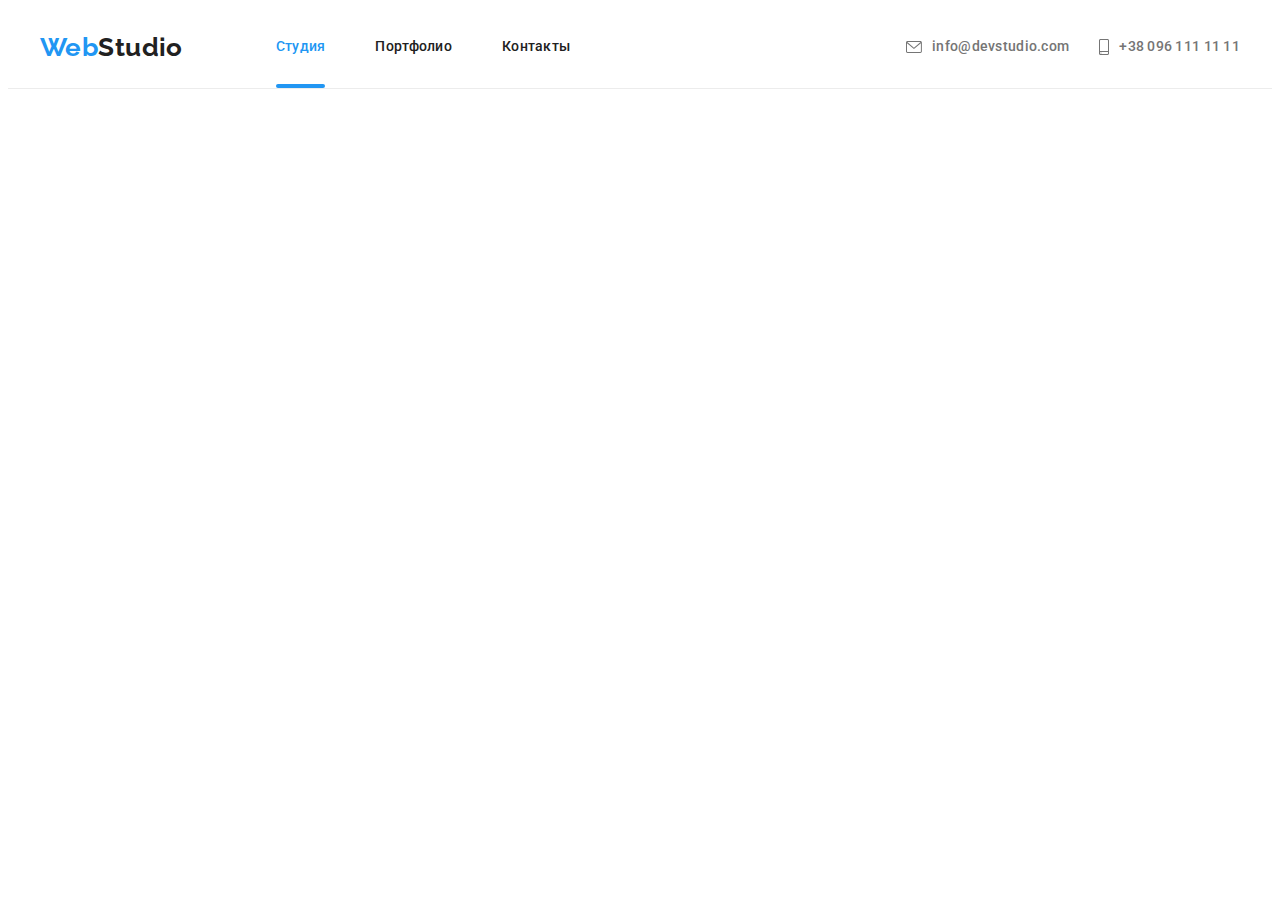
<file: index.html>
<!DOCTYPE html>
<html lang="ru">
<head>
    <meta charset="UTF-8">
    <meta http-equiv="X-UA-Compatible" content="IE=edge">
    <meta name="viewport" content="width=device-width, initial-scale=1.0">
    <title>Document</title>
    <link rel="stylesheet" href="https://cdnjs.cloudflare.com/ajax/libs/modern-normalize/1.1.0/modern-normalize.min.css"
        integrity="sha512-wpPYUAdjBVSE4KJnH1VR1HeZfpl1ub8YT/NKx4PuQ5NmX2tKuGu6U/JRp5y+Y8XG2tV+wKQpNHVUX03MfMFn9Q=="
        crossorigin="anonymous" referrerpolicy="no-referrer" />
    <link rel="preconnect" href="https://fonts.googleapis.com">
    <link rel="preconnect" href="https://fonts.gstatic.com" crossorigin>
    <link href="https://fonts.googleapis.com/css2?family=Raleway:wght@700&family=Roboto:wght@400;500;700;900&display=swap"
        rel="stylesheet">
    <link rel="stylesheet" href="css/main.min.css">
</head>
<body>
    <!---------Шапка страницы---------->
 <header class="header">
       <div class="container header__container">
    <nav class="site-nav">
       <a class="link header__logo logo" href="index.html"><span lang="en"><span class="web">Web</span><span class="studio">Studio</span></span></a>
       <ul class="site-list list" >
           <li class="site-list__item"><a class="site-link link site-list__link current" href="index.html">Студия</a></li>
           <li class="site-list__item"><a class="site-link link site-list__link" href="portfolio.html">Портфолио</a></li>
           <li class="site-list__item"><a class="site-link link site-list__link" href="#footer">Контакты</a></li>
       </ul>
    </nav>
       <ul class="list header-contacts-list">
           <li class="header-contacts-list__item">
               <a class="site-link link header-contacts-list__link mail" href="mailto:info@devstudio.com">
                <svg class="header-contacts-list__icon" width="16" height="12">
                    <use href="./images/icons.svg#icon-envelope-hover"></use>
                </svg>info@devstudio.com</a></li>
           <li class="header-contacts-item">
               <a class="site-link link header-contacts-list__link tel" href="tel:+380961111111">
                <svg class="header-contacts-list__icon" width="10" height="16">
                    <use href="./images/icons.svg#icon-smartphone"></use>
                </svg>+38 096 111 11 11</a></li>
       </ul>
       <button type="button" class="menu-btn" data-menu-open>
        <svg class="menu-btn__icon" width="40" height="40">
            <use href="./images/icons.svg#icon-menu-burger"></use>
        </svg>
       </button>
       <div class="mob-menu is is-hidden" data-menu>
           <div class="container">
           <div class="mob-menu-top">
        <button type="button" class="menu-close-btn" data-menu-close>
            <svg class="menu-close__icon" width="40" height="40">
                <use href="./images/icons.svg#icon-menu-close"></use>
            </svg>
        </button>
        <ul class="mob-list list">
            <li class="mob-list__item"><a class="link mob-list__link" href="index.html">Студия</a></li>
            <li class="mob-list__item"><a class="link mob-list__link" href="portfolio.html">Портфолио</a></li>
            <li class="mob-list__item"><a class="link mob-list__link" href="">Контакты</a></li>
        </ul>
        </div>
        <div class="mob-menu-bottom">
        <ul class="list mob-contacts-list">
            <li class="mob-contacts-list__item">
                <a class="link mob-contacts-list__link mob-contacts-list__tel" href="tel:+380961111111">+38 096 111 11 11</a>
            </li>
            <li class="mob-contacts-list__item">
                <a class="link mob-contacts-list__link mob-contacts-list__mail" href="mailto:info@devstudio.com">info@devstudio.com</a>
            </li>
        </ul>
        </div>
        <ul class="mob-social-list list">
            <li>
                <a href="" target="_blank"
                  rel="noopener noreferrer" class="link mob-social-list__item">Instagram</a>
            </li>
            <li>
                <a href="" target="_blank"
                  rel="noopener noreferrer" class="link mob-social-list__item">Twitter</a>
            </li>
            <li>
                <a href="" target="_blank"
                  rel="noopener noreferrer" class="link mob-social-list__item">Facebook</a>
            </li>
            <li>
                <a href="" target="_blank"
                  rel="noopener noreferrer" class="link mob-social-list__item">LinkedIn</a>
            </li>
        </ul>
       </div>
    </div>
   </header>
      <!----------------Герой------------> 

   <!-- <main>
  <section class="hero section">
      <div class="container hero__container">
      <h1 class="hero__title">Эффективные решения для вашего бизнеса</h1>
      <button type="button" class="hero__button btn" data-modal-open>Заказать услугу</button>
    </div>
  </section> -->
    <!--------Описание особенностей----->

  <!-- <section class="benefits section">
      <div class="container">
      <h2 class="visually-hidden" >Наши преимущества</h2>
      <ul class="list benefits-list">
          <li class="benefits-list__item">
            <a class="benefits-list__link" href="">
                <svg class="benefits-list__icon" width="70" height="70">
                    <use href="./images/icons.svg#icon-antenna"></use>
                </svg>
            </a>
              <h3 class="benefits-list__titles" >Внимание к деталям</h3>
              <p class="benefits-list__text">Идейные соображения, а также начало повседневной работы по формированию позиции.</p>
          </li>
          <li  class="benefits-list__item">
            <a class="benefits-list__link" href="">
                <svg class="benefits-list__icon" width="70" height="70">
                    <use href="./images/icons.svg#icon-clock"></use>
                </svg>
            </a>
               <h3 class="benefits-list__titles" >Пунктуальность</h3>
               <p class="benefits-list__text">Задача организации, в особенности же рамки и место обучения кадров влечет за собой.</p>
          </li>
          <li class="benefits-list__item">
            <a class="benefits-list__link" href="">
                <svg class="benefits-list__icon" width="70" height="70">
                    <use href="./images/icons.svg#icon-diagram"></use>
                </svg>
            </a>
                <h3 class="benefits-list__titles" >Планирование</h3>
                <p class="benefits-list__text">Равным образом консультация с широким активом в значительной степени обуславливает.</p>
          </li>
          <li class="benefits-list__item">
            <a class="benefits-list__link" href="">
                <svg class="benefits-list__icon" width="70" height="70">
                    <use href="./images/icons.svg#icon-astronaut"></use>
                </svg>
            </a>
                <h3 class="benefits-list__titles" >Современные технологии</h3>
                <p class="benefits-list__text">Значимость этих проблем настолько очевидна, что реализация плановых заданий.</p>
          </li>
      </ul>
    </div>
  </section> -->
    <!-----------Примеры работ----------->

    <!-- <section class="examples section">
        <div class="container">
        <h2 class="examples__title title">Чем мы занимаемся</h2>
        <ul class="list examples-list">
          <li class="examples-list__item">
              <div class="examples-wrap">
              <img src="./images/picture1.jpg" alt="example of work" width="370">
              <p class="examples-wrap__text">ДЕКСТОПНЫЕ ПРИЛОЖЕНИЯ</p></div>
        </li>
          <li class="examples-list__item">
              <div class="examples-wrap">
              <img src="./images/picture2.jpg" alt="example of work" width="370">
              <p class="examples-wrap__text">МОБИЛЬНЫЕ ПРИЛОЖЕНИЯ</p></div>
        </li>
          <li class="examples-list__item">
              <div class="examples-wrap">
              <img src="./images/picture3.jpg" alt="example of work" width="370">
            <p class="examples-wrap__text">ДИЗАЙНЕРСКИЕ РЕШЕНИЯ</p></div>
        </li>
        </ul>
        </div>
    </section> -->
    <!------------Фото команды----------->

    <!-- <section class="team section">
        <div class="container team__container">
        <h2 class="team__title title">Наша команда</h2>
        <ul class="list team-list">
            <li class="team-list__item">
                <img class="team-list__photo" src="./images/man1.jpg" alt="man on the photo" width="270">
                <div class="team-information">
               <h3 class="team-information__tittles team-styles">Игорь Демьяненко</h3>
                <p class="team-information__text team-styles"> <span lang="en">Product Designer</span></p>
                <ul class="masters-social-list list">
                    <li class="masters-social-list__item">
                        <a class="masters-social-list__link" href="">
                            <svg class="masters-social-list__icon" width="20" height="20">
                            <use href="./images/icons.svg#icon-instagram"></use>
                            </svg>
                        </a>
                    </li>
                    <li class="masters-social-list__item">
                        <a class="masters-social-list__link" href="">
                            <svg class="masters-social-list__icon" width="20" height="20">
                            <use href="./images/icons.svg#icon-twitter"></use>
                            </svg>
                        </a>
                    </li>
                    <li class="masters-social-list__item">
                        <a class="masters-social-list__link" href="">
                            <svg class="masters-social-list__icon" width="20" height="20">
                            <use href="./images/icons.svg#icon-facebook"></use>
                            </svg>
                        </a>
                    </li>
                    <li class="masters-social-list__item">
                        <a class="masters-social-list__link" href="">
                            <svg class="masters-social-list__icon"  width="20" height="20">
                            <use href="./images/icons.svg#icon-linkedin"></use>
                            </svg>
                        </a>
                    </li>
                </ul>
            </div>
            </li>
            <li class="team-list__item">
                <img class="team-list__photo" src="./images/woman.jpg" alt="woman on the photo" width="270">
                <div class="team-information">
                <h3 class="team-information__tittles team-styles" >Ольга Репина</h3>
                <p class="team-information__text team-styles"> <span lang="en">Frontend Developer</span></p>
                <ul class="masters-social-list list">
                    <li class="masters-social-list__item">
                        <a class="masters-social-list__link" href="">
                            <svg class="masters-social-list__icon" width="20" height="20">
                                <use href="./images/icons.svg#icon-instagram"></use>
                            </svg>
                        </a>
                    </li>
                    <li class="masters-social-list__item">
                        <a class="masters-social-list__link" href="">
                            <svg class="masters-social-list__icon" width="20" height="20">
                                <use href="./images/icons.svg#icon-twitter"></use>
                            </svg>
                        </a>
                    </li>
                    <li class="masters-social-list__item">
                        <a class="masters-social-list__link" href="">
                            <svg class="masters-social-list__icon" width="20" height="20">
                                <use href="./images/icons.svg#icon-facebook"></use>
                            </svg>
                        </a>
                    </li>
                    <li class="masters-social-list__item">
                        <a class="masters-social-list__link" href="">
                            <svg class="masters-social-list__icon" width="20" height="20">
                                <use href="./images/icons.svg#icon-linkedin"></use>
                            </svg>
                        </a>
                    </li>
                </ul>
                </div>
            </li>
            <li class="team-list__item">
                <img class="team-list__photo" src="./images/man2.jpg" alt="man on the photo" width="270">
                <div class="team-information">
                <h3 class="team-information__tittles team-styles" >Николай Тарасов</h3>
                <p class="team-information__text team-styles"><span  lang="en">Marketing</span></p>
                <ul class="masters-social-list list">
                    <li class="masters-social-list__item">
                        <a class="masters-social-list__link" href="">
                            <svg class="masters-social-list__icon" width="20" height="20">
                                <use href="./images/icons.svg#icon-instagram"></use>
                            </svg>
                        </a>
                    </li>
                    <li class="masters-social-list__item">
                        <a class="masters-social-list__link" href="">
                            <svg class="masters-social-list__icon" width="20" height="20">
                                <use href="./images/icons.svg#icon-twitter"></use>
                            </svg>
                        </a>
                    </li>
                    <li class="masters-social-list__item">
                        <a class="masters-social-list__link" href="">
                            <svg class="masters-social-list__icon" width="20" height="20">
                                <use href="./images/icons.svg#icon-facebook"></use>
                            </svg>
                        </a>
                    </li>
                    <li class="masters-social-list__item">
                        <a class="masters-social-list__link" href="">
                            <svg class="masters-social-list__icon" width="20" height="20">
                                <use href="./images/icons.svg#icon-linkedin"></use>
                            </svg>
                        </a>
                    </li>
                </ul>
                </div>
            </li>
            <li class="team-list__item">
                <img class="team-list__photo" src="./images/man3.jpg" alt="man on the photo" width="270">
                <div class="team-information">
                <h3 class="team-information__tittles team-styles" >Михаил Ермаков</h3>
                <p class="team-information__text team-styles"> <span lang="en">UI Designer</span></p>
                <ul class="masters-social-list list">
                    <li class="masters-social-list__item">
                        <a class="masters-social-list__link" href="">
                            <svg class="masters-social-list__icon" width="20" height="20">
                                <use href="./images/icons.svg#icon-instagram"></use>
                            </svg>
                        </a>
                    </li>
                    <li class="masters-social-list__item">
                        <a class="masters-social-list__link" href="">
                            <svg class="masters-social-list__icon" width="20" height="20">
                                <use href="./images/icons.svg#icon-twitter"></use>
                            </svg>
                        </a>
                    </li>
                    <li class="masters-social-list__item">
                        <a class="masters-social-list__link" href="">
                            <svg class="masters-social-list__icon" width="20" height="20">
                                <use href="./images/icons.svg#icon-facebook"></use>
                            </svg>
                        </a>
                    </li>
                    <li class="masters-social-list__item">
                        <a class="masters-social-list__link" href="">
                            <svg class="masters-social-list__icon" width="20" height="20">
                                <use href="./images/icons.svg#icon-linkedin"></use>
                            </svg>
                        </a>
                    </li>
                </ul>
                </div>
            </li>
        </ul>
        </div>
    </section> -->
    <!----------------КЛИЕНТЫ------------>

    <!-- <section class="clients-section section">
         <h2 class="client__title title">Постоянные клиенты</h2>
            <ul class="clients-list list">
             <li class="clients-list__item">
                 <a class="clients-list__link" href="">
                            <svg class="clients-list__icon" width="106" height="60">
                                <use href="./images/icons.svg#icon-logo-1"></use>
                            </svg>
                        </a>
             </li>
             <li class="clients-list__item">
                 <a class="clients-list__link" href="">
                            <svg class="clients-list__icon" width="106" height="60">
                                <use href="./images/icons.svg#icon-logo-2"></use>
                            </svg>
                        </a>
             </li>
             <li class="clients-list__item">
                 <a class="clients-list__link" href="">
                            <svg class="clients-list__icon" width="106" height="60">
                                <use href="./images/icons.svg#icon-logo-3"></use>
                            </svg>
                        </a>
             </li>
             <li class="clients-list__item">
                 <a class="clients-list__link" href="">
                            <svg class="clients-list__icon" width="106" height="60">
                                <use href="./images/icons.svg#icon-logo-4"></use>
                            </svg>
                        </a>
             </li>
             <li class="clients-list__item">
                 <a class="clients-list__link" href="">
                            <svg class="clients-list__icon" width="106" height="60">
                                <use href="./images/icons.svg#icon-logo-5"></use>
                            </svg>
                        </a>
             </li>
             <li class="clients-list__item">
                 <a class="clients-list__link" href="">
                            <svg class="clients-list__icon" width="106" height="60">
                                <use href="./images/icons.svg#icon-logo-6"></use>
                            </svg>
                        </a>
             </li>
            </ul>
    </section>
    </main> -->
       <!----------Футер---------------->

    <!-- <footer class="footer">
        <div class="container footer__container">
        <div class="footer-contacts">
        <a class="link footer__logo logo" href="index.html"> <span lang="en"><span class="web">Web</span><span class="white-studio">Studio</span></span></a>
        <address>
        <ul class="list footer-contacts-list">
          <li class="footer-contacts-list__item"><a class="foot-link link footer-contacts-list__address" href="">г. Киев, пр-т Леси Украинки, 26</a></li>
          <li class="footer-contacts-list__item"><a class="foot-link link footer-contacts-list__link" href="mailto:info@example.com">info@example.com</a></li>
          <li class="footer-contacts-list__item"><a class="foot-link link footer-contacts-list__link" href="tel:+380991111111">+38 099 111 11 11</a></li>
        </ul>
        </address>
        </div>
        <div class="footer-social">
        <h3 class="footer__title">Присоединяйтесь</h3>
        <ul class="footer-social-list list">
            <li class="footer-social-list__item">
                <a class="footer-social-list__link" href="">
                    <svg class="footer-social-list__icon" width="20" height="20">
                        <use href="./images/icons.svg#icon-instagram"></use>
                    </svg>
                </a>
            </li>
            <li class="footer-social-list__item">
                <a class="footer-social-list__link" href="">
                    <svg class="footer-social-list__icon" width="20" height="20">
                        <use href="./images/icons.svg#icon-twitter"></use>
                    </svg>
                </a>
            </li>
            <li class="footer-social-list__item">
                <a class="footer-social-list__link" href="">
                    <svg class="footer-social-list__icon" width="20" height="20">
                        <use href="./images/icons.svg#icon-facebook"></use>
                    </svg>
                </a>
            </li>
            <li class="footer-social-list__item">
                <a class="footer-social-list__link" href="">
                    <svg class="footer-social-list__icon" width="20" height="20">
                        <use href="./images/icons.svg#icon-linkedin"></use>
                    </svg>
                </a>
            </li>
        </ul>
        </div>
        <div class="footer-form">
        <h3 class="form__title">Подпишитесь на рассылку</h3>
        <form action="#" class="footer-form__mailing">
            <input type="email" placeholder="E-mail" name="user-email" class="footer-form__input">
            <button type="submit" class="footer-form__btn btn">Подписаться
                <svg class="footer-form__icon" width="24" height="24">
                    <use href="./images/icons.svg#icon-telegram"></use>
                </svg>
            </button>
        </form>
        </div>
        </div>
    </footer> -->
    <!-----------------------МОДАЛКА-------------->

    <div class="backdrop is-hidden" data-modal>
        <div class="modal">
            <button type="button" class="modal__close" data-modal-close >
                <svg class="modal__icon" width="18" height="18">
                    <use href="./images/icons.svg#icon-close-button"></use>
                </svg>
            </button>
        <p class="modal__title">Оставьте свои данные, мы вам перезвоним</p>
        <form action="#" class="modal-form">
            <div class="form-field">
            <label class="form-field__label" for="user-name">Имя</label>
            <div class="input-wrap">
            <input type="text" name="user-name" class="input-wrap__modal" id="user-name">
            <svg class="input-wrap__icon" width="18" height="18">
                <use href="./images/icons.svg#icon-person-black"></use>
            </svg>
            </div>
         </div>
        <div class="form-field">
            <label class="form-field__label" for="user-tel">Телефон</label>
            <div class="input-wrap">
            <input type="tel" name="user-tel" class="input-wrap__modal" id="user-tel">
            <svg class="input-wrap__icon" width="18" height="18">
                <use href="./images/icons.svg#icon-telephone"></use>
            </svg>
            </div>
            </div>
            <div class="form-field">
            <label class="form-field__label" for="user-email">Почта</label>
            <div class="input-wrap">
            <input type="email" name="user-email" class="input-wrap__modal" id="user-email">
            <svg class="input-wrap__icon" width="18" height="18">
                <use href="./images/icons.svg#icon-letter"></use>
            </svg>
            </div>
            </div>
            <div class="form-field">
            <label class="form-field__label" for="user-comment">Комментарий</label>
            <div class="input-wrap">
            <textarea class="input-wrap__comment" name="user-comment" id="user-comment"  placeholder="Введите текст"></textarea>
            </div>
            </div>
            <div class="form-field">
                <input type="checkbox" name="policy" id="policy" class="form-field__policy-check visually-hidden">
                <label for="policy" class="form-field__policy-text"> 
                <span>
                <svg class="form-field__policy-icon" width="16" height="15">
                    <use href="./images/icons.svg#icon-vector"></use>
                </svg>
                </span> 
                Соглашаюсь с рассылкой и принимаю <span><a class="form-field__link-policy" href=""> Условия договора</a></span>
               </label>
            </div>
            <button type="submit" class="modal-btn btn">Отправить</button>
        </form>
        </div>
    </div>
    <script src="./js/modal.js"></script>
    <script src="./js/mobile-menu.js"></script>
</body>
</html>
</file>
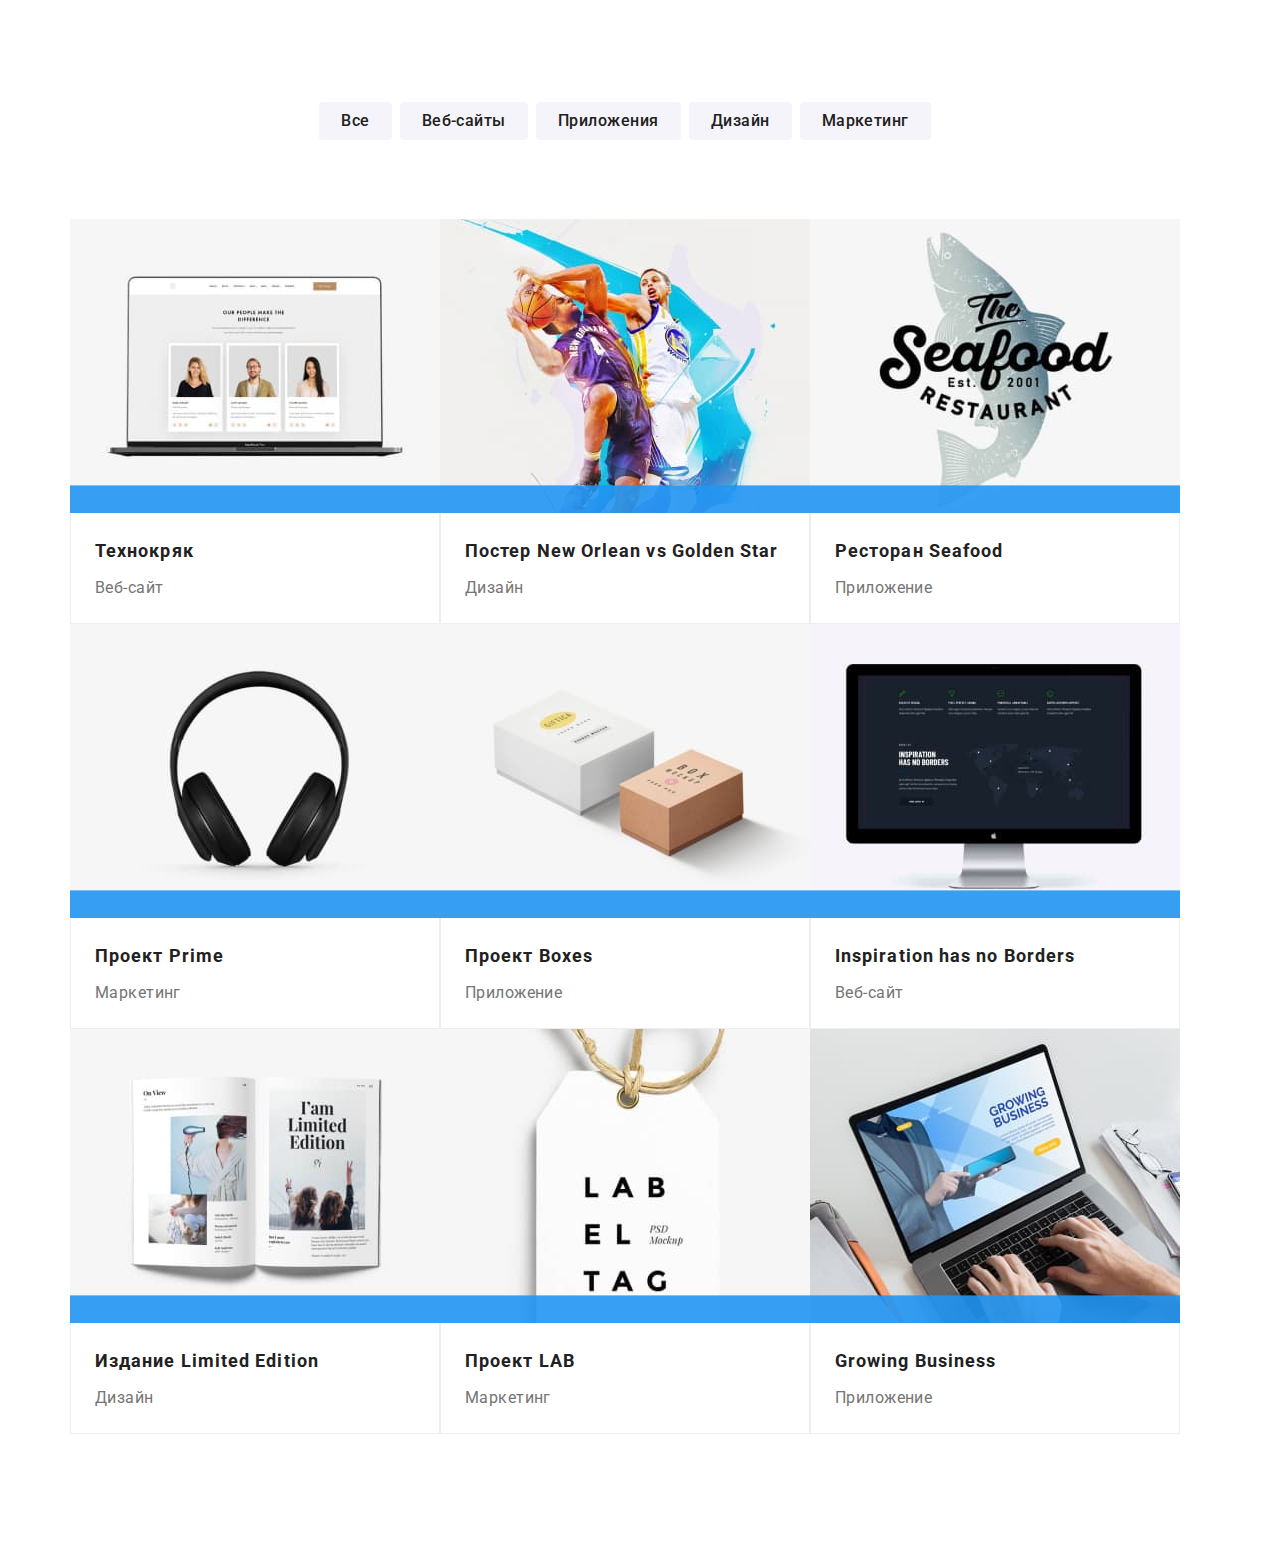
<file: portfolio.html>
<!DOCTYPE html>
<html lang="ru">
<head>
    <meta charset="UTF-8">
    <meta http-equiv="X-UA-Compatible" content="IE=edge">
    <meta name="viewport" content="width=device-width, initial-scale=1.0">
    <title>Document</title>
    <link rel="stylesheet" href="https://cdnjs.cloudflare.com/ajax/libs/modern-normalize/1.1.0/modern-normalize.min.css"
        integrity="sha512-wpPYUAdjBVSE4KJnH1VR1HeZfpl1ub8YT/NKx4PuQ5NmX2tKuGu6U/JRp5y+Y8XG2tV+wKQpNHVUX03MfMFn9Q=="
        crossorigin="anonymous" referrerpolicy="no-referrer" />
    <link rel="preconnect" href="https://fonts.googleapis.com">
    <link rel="preconnect" href="https://fonts.gstatic.com" crossorigin>
    <link
        href="https://fonts.googleapis.com/css2?family=Raleway:wght@700&family=Roboto:wght@400;500;700;900&display=swap"
        rel="stylesheet">
    <link rel="stylesheet" href="css/main.min.css">
</head>
    <!---------Шапка страницы---------->
    
<!-- <header class="header">
    <div class="container header__container">
        <nav class="site-nav">
            <a class="link header__logo logo" href="index.html"><span lang="en"><span class="web">Web</span><span
                        class="studio">Studio</span></span></a>
            <ul class="site-list list">
                <li class="site-list__item"><a class="site-link link site-list__link current"
                        href="index.html">Студия</a></li>
                <li class="site-list__item"><a class="site-link link site-list__link"
                        href="portfolio.html">Портфолио</a></li>
                <li class="site-list__item"><a class="site-link link site-list__link" href="#footer">Контакты</a></li>
            </ul>
        </nav>
        <ul class="list header-contacts-list">
            <li class="header-contacts-list__item">
                <a class="site-link link header-contacts-list__link mail" href="mailto:info@devstudio.com">
                    <svg class="header-contacts-list__icon" width="16" height="12">
                        <use href="./images/icons.svg#icon-envelope-hover"></use>
                    </svg>info@devstudio.com</a>
            </li>
            <li class="header-contacts-item">
                <a class="site-link link header-contacts-list__link tel" href="tel:+380961111111">
                    <svg class="header-contacts-list__icon" width="10" height="16">
                        <use href="./images/icons.svg#icon-smartphone"></use>
                    </svg>+38 096 111 11 11</a>
            </li>
        </ul>
        <button type="button" class="menu-btn" data-menu-open>
            <svg class="menu-btn__icon" width="40" height="40">
                <use href="./images/icons.svg#icon-menu-burger"></use>
            </svg>
        </button>
        <div class="mob-menu is is-hidden" data-menu>
            <div class="container">
                <div class="mob-menu-top">
                    <button type="button" class="menu-close-btn" data-menu-close>
                        <svg class="menu-close__icon" width="40" height="40">
                            <use href="./images/icons.svg#icon-menu-close"></use>
                        </svg>
                    </button>
                    <ul class="mob-list list">
                        <li class="mob-list__item"><a class="link mob-list__link" href="index.html">Студия</a></li>
                        <li class="mob-list__item"><a class="link mob-list__link" href="portfolio.html">Портфолио</a>
                        </li>
                        <li class="mob-list__item"><a class="link mob-list__link" href="">Контакты</a></li>
                    </ul>
                </div>
                <div class="mob-menu-bottom">
                    <ul class="list mob-contacts-list">
                        <li class="mob-contacts-list__item">
                            <a class="link mob-contacts-list__link mob-contacts-list__tel" href="tel:+380961111111">+38
                                096 111 11 11</a>
                        </li>
                        <li class="mob-contacts-list__item">
                            <a class="link mob-contacts-list__link mob-contacts-list__mail"
                                href="mailto:info@devstudio.com">info@devstudio.com</a>
                        </li>
                    </ul>
                </div>
                <ul class="mob-social-list list">
                    <li>
                        <a href="" target="_blank" rel="noopener noreferrer"
                            class="link mob-social-list__item">Instagram</a>
                    </li>
                    <li>
                        <a href="" target="_blank" rel="noopener noreferrer"
                            class="link mob-social-list__item">Twitter</a>
                    </li>
                    <li>
                        <a href="" target="_blank" rel="noopener noreferrer"
                            class="link mob-social-list__item">Facebook</a>
                    </li>
                    <li>
                        <a href="" target="_blank" rel="noopener noreferrer"
                            class="link mob-social-list__item">LinkedIn</a>
                    </li>
                </ul>
            </div>
        </div>
</header> -->
    <!--------------------- ОСНОВНАЯ ЧАСТЬ -------------------->
    <main>
        <section class="portfolio section">
            <div class="container">
            <h1 class="visually-hidden">Наши проекты</h1>
            <ul class="list portfolio-list">
                <li class="portfolio-list__btn-item"><button type="button" class="btn portfolio-list__btn">Все</button></li>
                <li class="portfolio-list__btn-item"><button type="button" class="btn portfolio-list__btn">Веб-сайты</button></li>
                <li class="portfolio-list__btn-item"><button type="button" class="btn portfolio-list__btn">Приложения</button></li>
                <li class="portfolio-list__btn-item"><button type="button" class="btn portfolio-list__btn">Дизайн</button></li>
                <li class="portfolio-list__btn-item"><button type="button" class="btn portfolio-list__btn">Маркетинг</button></li>
            </ul>
            <ul class="list portfolio-list">
                <li class="portfolio-list__item"><a class="link portfolio-list__card" href="">
                    <div class="portfolio-wrap">
                    <img src="./images/site.jpg" alt="Пример веб-сайта" width="370">
                    <p class="portfolio-wrap__animation">Технокряк это современная площадка распространения коронавируса. Компании используют эту платформу для цифрового
                    шпионажа и атак на защищённые сервера конкурентов.</p></div>
                <div class="portfolio-information">
                    <h2 class="portfolio-information__titles">Технокряк</h2>
                    <p class="portfolio-information__text">Веб-сайт</p></div></a>
                </li>
                <li class="portfolio-list__item"><a class="link portfolio-list__card" href="">
                    <div class="portfolio-wrap">
                    <img src="./images/poster.jpg" alt="Постер New Orlean vs Golden Star" width="370">
                <p class="portfolio-wrap__animation">Технокряк это современная площадка распространения коронавируса. Компании используют эту
                    платформу для цифрового шпионажа и атак на защищённые сервера конкурентов.</p></div>
                <div class="portfolio-information">
                    <h2 class="portfolio-information__titles">Постер New Orlean vs Golden Star</h2>
                    <p class="portfolio-information__text">Дизайн</p></div></a>
                </li>
                <li class="portfolio-list__item"><a class="link portfolio-list__card" href="">
                    <div class="portfolio-wrap">
                    <img src="./images/restaurant.jpg" alt="Логотип ресторана Seafood" width="370">
                    <p class="portfolio-wrap__animation">Технокряк это современная площадка распространения коронавируса. Компании используют эту
                        платформу для цифрового шпионажа и атак на защищённые сервера конкурентов.</p></div>
                <div class="portfolio-information">
                    <h2 class="portfolio-information__titles">Ресторан Seafood</h2>
                    <p class="portfolio-information__text">Приложение</p></div></a>
                </li>
                <li class="portfolio-list__item"><a class="link portfolio-list__card" href="">
                    <div class="portfolio-wrap">
                    <img src="./images/headphones.jpg" alt="Наушники" width="370">
                    <p class="portfolio-wrap__animation">Технокряк это современная площадка распространения коронавируса. Компании используют эту
                        платформу для цифрового шпионажа и атак на защищённые сервера конкурентов.</p></div>
                <div class="portfolio-information">
                    <h2 class="portfolio-information__titles">Проект Prime</h2>
                    <p class="portfolio-information__text">Маркетинг</p></div></a>
                </li>
                <li class="portfolio-list__item"><a class="link portfolio-list__card" href="">
                     <div class="portfolio-wrap">
                    <img src="./images/boxes.jpg" alt="Две коробки" width="370">
                    <p class="portfolio-wrap__animation">Технокряк это современная площадка распространения коронавируса. Компании используют эту
                        платформу для цифрового шпионажа и атак на защищённые сервера конкурентов.</p></div>
                <div class="portfolio-information">
                    <h2 class="portfolio-information__titles">Проект Boxes</h2>
                    <p class="portfolio-information__text">Приложение</p></div></a>
                </li>
                <li class="portfolio-list__item"><a class="link portfolio-list__card" href="">
                     <div class="portfolio-wrap">
                    <img src="./images/monitor.jpg" alt="Монитор" width="370">
                    <p class="portfolio-wrap__animation">Технокряк это современная площадка распространения коронавируса. Компании используют эту
                        платформу для цифрового шпионажа и атак на защищённые сервера конкурентов.</p></div>
                <div class="portfolio-information">
                    <h2 class="portfolio-information__titles">Inspiration has no Borders</h2>
                    <p class="portfolio-information__text">Веб-сайт</p></div></a>
                </li>
                <li class="portfolio-list__item"><a class="link portfolio-list__card" href="">
                     <div class="portfolio-wrap">
                    <img src="./images/magazine.jpg" alt="Журнал" width="370">
                    <p class="portfolio-wrap__animation">Технокряк это современная площадка распространения коронавируса. Компании используют эту
                        платформу для цифрового шпионажа и атак на защищённые сервера конкурентов.</p></div>
                <div class="portfolio-information">
                    <h2 class="portfolio-information__titles">Издание Limited Edition</h2>
                    <p class="portfolio-information__text">Дизайн</p></div></a>
                </li>
                <li class="portfolio-list__item"><a class="link portfolio-list__card" href="">
                     <div class="portfolio-wrap">
                    <img src="./images/label.jpg" alt="Бирка" width="370">
                    <p class="portfolio-wrap__animation">Технокряк это современная площадка распространения коронавируса. Компании используют эту
                        платформу для цифрового шпионажа и атак на защищённые сервера конкурентов.</p></div>
                <div class="portfolio-information">
                    <h2 class="portfolio-information__titles">Проект LAB</h2>
                    <p class="portfolio-information__text">Маркетинг</p></div></a>
                </li>
                <li class="portfolio-list__item"><a class="link portfolio-list__card" href="">
                     <div class="portfolio-wrap">
                    <img src="./images/computer.jpg" alt="Компьютер" width="370">
                    <p class="portfolio-wrap__animation">Технокряк это современная площадка распространения коронавируса. Компании используют эту
                        платформу для цифрового шпионажа и атак на защищённые сервера конкурентов.</p></div>
                <div class="portfolio-information">
                    <h2 class="portfolio-information__titles">Growing Business</h2>
                    <p class="portfolio-information__text">Приложение</p></div></a>
                </li>
            </ul>
            </div>
        </section>
    </main>
     <!-----------Футер---------------->

<!-- <footer class="footer">
    <div class="container footer__container">
        <div class="footer-contacts">
            <a class="link footer__logo logo" href="index.html"> <span lang="en"><span class="web">Web</span><span
                        class="white-studio">Studio</span></span></a>
            <address>
                <ul class="list footer-contacts-list">
                    <li class="footer-contacts-list__item"><a class="foot-link link footer-contacts-list__address"
                            href="">г. Киев, пр-т Леси Украинки, 26</a></li>
                    <li class="footer-contacts-list__item"><a class="foot-link link footer-contacts-list__link"
                            href="mailto:info@example.com">info@example.com</a></li>
                    <li class="footer-contacts-list__item"><a class="foot-link link footer-contacts-list__link"
                            href="tel:+380991111111">+38 099 111 11 11</a></li>
                </ul>
            </address>
        </div>
        <div class="footer-social">
            <h3 class="footer__title">Присоединяйтесь</h3>
            <ul class="footer-social-list list">
                <li class="footer-social-list__item">
                    <a class="footer-social-list__link" href="">
                        <svg class="footer-social-list__icon" width="20" height="20">
                            <use href="./images/icons.svg#icon-instagram"></use>
                        </svg>
                    </a>
                </li>
                <li class="footer-social-list__item">
                    <a class="footer-social-list__link" href="">
                        <svg class="footer-social-list__icon" width="20" height="20">
                            <use href="./images/icons.svg#icon-twitter"></use>
                        </svg>
                    </a>
                </li>
                <li class="footer-social-list__item">
                    <a class="footer-social-list__link" href="">
                        <svg class="footer-social-list__icon" width="20" height="20">
                            <use href="./images/icons.svg#icon-facebook"></use>
                        </svg>
                    </a>
                </li>
                <li class="footer-social-list__item">
                    <a class="footer-social-list__link" href="">
                        <svg class="footer-social-list__icon" width="20" height="20">
                            <use href="./images/icons.svg#icon-linkedin"></use>
                        </svg>
                    </a>
                </li>
            </ul>
        </div>
        <div class="footer-form">
            <h3 class="form__title">Подпишитесь на рассылку</h3>
            <form action="#" class="footer-form__mailing">
                <input type="email" placeholder="E-mail" name="user-email" class="footer-form__input">
                <button type="submit" class="footer-form__btn btn">Подписаться
                    <svg class="footer-form__icon" width="24" height="24">
                        <use href="./images/icons.svg#icon-telegram"></use>
                    </svg>
                </button>
            </form>
        </div>
    </div>
</footer> -->
</body>
</html>
</file>
<file: css/main.min.css>
:root{--primary-text-color: #757575;--tittle-text-color: #212121;--links-text-color: #2196f3;--main-background-color: #ffffff;--second-background-color: #f5f4fa;--dark-background-color: #2f303a}p,h1,h2,h3,h4,h5,h6{margin:0}ul{margin:0;padding:0}button{cursor:pointer}img{display:block;max-width:100%;height:auto}body{background-color:var(--main-background-color);font-family:"Roboto", sans-serif;color:var(--primary-text-color);font-size:14px;letter-spacing:0.03em}.list{list-style:none}.link{text-decoration:none;display:block}.visually-hidden{position:absolute;width:1px;height:1px;margin:-1px;padding:0;overflow:hidden;border:0;clip:rect(0 0 0 0)}.container{width:100%;padding-left:15px;padding-right:15px;margin:0 auto}@media screen and (min-width: 320px){.container{width:320px}}@media screen and (min-width: 480px){.container{width:480px}}@media screen and (min-width: 768px){.container{width:768px}}@media screen and (min-width: 1200px){.container{width:1200px}}.section{padding-top:60px;padding-bottom:60px}@media screen and (min-width: 1200px){.section{padding-top:94px;padding-bottom:94px}}.logo{font-family:Raleway, sans-serif;font-weight:700;font-size:24px;line-height:1.17;text-align:center}@media screen and (min-width: 1200px){.logo{line-height:1.19;font-size:26px;text-align:left}}.title{text-align:center;color:var(--tittle-text-color);font-size:28px;line-height:1.18;margin-bottom:30px}@media screen and (min-width: 1200px){.title{font-size:36px;line-height:1.17;margin-bottom:50px}}.team-styles{font-size:16px;line-height:1.19;text-align:center}.btn{font-family:inherit;font-size:16px;border-radius:4px}.site-link{font-weight:500;font-size:14px;line-height:1.14;letter-spacing:0.02em}.foot-link{font-style:normal;font-size:14px;line-height:1.71;letter-spacing:0.03em;text-align:center}@media screen and (min-width: 1200px){.foot-link{text-align:left}}.header{width:100%;padding-top:16px;padding-bottom:16px;border-bottom:1px solid #ececec}@media screen and (min-width: 768px){.header{padding-top:21px;padding-bottom:21px}}@media screen and (min-width: 1200px){.header{padding-top:24px;padding-bottom:25px}}.header__container{display:flex;align-items:center}@media screen and (min-width: 768px){.site-nav{display:flex;align-items:center}}@media screen and (min-width: 1200px){.site-nav{display:flex;align-items:center}}@media screen and (min-width: 320px){.site-list,.header-contacts-list{display:none}}@media screen and (min-width: 768px){.site-list,.header-contacts-list{display:flex;align-items:center}}@media screen and (min-width: 1200px){.site-list,.header-contacts-list{display:flex;align-items:center}}@media screen and (min-width: 768px){.header__logo{margin-right:88px}}@media screen and (min-width: 1200px){.header__logo{margin-right:93px}}.web{color:var(--links-text-color)}.studio{color:var(--tittle-text-color)}.site-list__link{color:var(--tittle-text-color);transition:color 250ms cubic-bezier(0.4, 0, 0.2, 1)}.site-list__link:hover,.site-list__link:focus,.site-list__link:active{color:var(--links-text-color)}.current{color:var(--links-text-color);position:relative}.current:after{content:"";position:absolute;width:100%;height:4px;background-color:var(--links-text-color);border-radius:2px;left:0;bottom:-34px}@media screen and (min-width: 1200px){.current:after{bottom:-33px}}.site-list__item:not(:last-child){margin-right:50px}.header-contacts-list{margin-left:auto}@media screen and (min-width: 768px){.header-contacts-list{display:flex;flex-direction:column;align-items:flex-start}}@media screen and (min-width: 1200px){.header-contacts-list{flex-direction:inherit}}@media screen and (min-width: 768px){.mail{margin-bottom:10px}}@media screen and (min-width: 1200px){.mail{margin-bottom:0;margin-right:30px}}.header-contacts-list__link{color:var(--primary-text-color);display:flex;align-items:center;transition:color 250ms cubic-bezier(0.4, 0, 0.2, 1)}.header-contacts-list__link:hover,.header-contacts-list__link:focus{color:var(--links-text-color)}@media screen and (min-width: 768px){.header-contacts-list__link{font-size:12px;line-height:1.17}}@media screen and (min-width: 1200px){.header-contacts-list__link{font-size:14px;line-height:1.14}}.header-contacts-list__icon{fill:var(--primary-text-color);margin-right:10px}.header-contacts-list__link:hover .header-contacts-list__icon,.header-contacts-list__link:focus .header-contacts-list__icon{fill:var(--links-text-color)}.menu-btn{display:block;margin-left:auto;width:40px;height:40px;border:none;background-color:var(--main-background-color)}@media screen and (min-width: 768px){.menu-btn{display:none}}.menu-btn:hover .menu-btn__icon,.menu-btn:focus .menu-btn__icon{fill:var(--links-text-color)}.mob-menu{position:fixed;top:0;left:0;width:100vw;height:100vh;z-index:1;background-color:var(--main-background-color);padding-top:10px;padding-bottom:48px;overflow:hidden}.mob-menu .container{width:100vw;height:100%;display:flex;flex-direction:column}@media screen and (min-width: 768px){.mob-menu{display:none}}.menu-close-btn{display:block;margin-left:auto;width:40px;height:40px;border:none;background-color:var(--main-background-color)}.menu-close-btn:hover .menu-close__icon,.menu-close-btn:focus .menu-close__icon{fill:var(--links-text-color)}.mob-list__item:not(:last-child){margin-bottom:32px}.mob-list__link{font-weight:500;font-size:40px;line-height:1.18;letter-spacing:0.02em;color:var(--tittle-text-color)}.mob-list__link:hover,.mob-list__link:focus{color:var(--links-text-color)}.mob-contacts-list__item:not(:last-child){margin-bottom:32px}@media screen and (min-width: 320px){.mob-contacts-list__tel{font-size:28px;font-weight:500;line-height:1.18;color:var(--tittle-text-color)}.mob-contacts-list__tel:hover,.mob-contacts-list__tel:focus{color:var(--links-text-color)}}@media screen and (min-width: 480px){.mob-contacts-list__tel{font-size:34px}}.mob-contacts-list__mail{font-style:normal;font-weight:500;font-size:24px;line-height:1.17;letter-spacing:0.02em;color:var(--primary-text-color)}.mob-contacts-list__mail:hover,.mob-contacts-list__mail:focus{color:var(--links-text-color)}@media screen and (min-width: 320px){.mob-social-list{display:flex;flex-wrap:wrap;margin-top:64px}}@media screen and (min-width: 480px){.mob-social-list{flex-wrap:nowrap}}.mob-social-list__item:not(:last-child){border-right:1px solid rgba(33,33,33,0.2)}.mob-social-list__link{font-style:normal;font-weight:500;font-size:18px;line-height:1.22;letter-spacing:0.02em;color:var(--links-text-color);margin-left:10px;margin-right:10px}.mob-menu-bottom{margin-top:auto}.mob-menu.is-hidden{left:100%}.hero{background-color:var(--dark-background-color);background-image:linear-gradient(rgba(47,48,58,0.4), rgba(47,48,58,0.4)),url(../images/hero-img/mob-hero-1x.jpg);background-repeat:no-repeat;background-position:center;background-size:cover;padding-top:118px;padding-bottom:118px;margin:0 auto}@media (min-device-pixel-ratio: 2), (-webkit-min-device-pixel-ratio: 2), (min-resolution: 192dpi), (min-resolution: 2dppx){.hero{background-image:linear-gradient(rgba(47,48,58,0.4), rgba(47,48,58,0.4)),url(../images/hero-img/mob-hero-2x.jpg)}}@media screen and (min-width: 768px){.hero{background-image:linear-gradient(rgba(47,48,58,0.4), rgba(47,48,58,0.4)),url(../images/hero-img/tab-hero-1x.jpg)}}@media screen and (min-width: 768px) and (min-device-pixel-ratio: 2), screen and (min-width: 768px) and (-webkit-min-device-pixel-ratio: 2), screen and (min-width: 768px) and (min-resolution: 192dpi), screen and (min-width: 768px) and (min-resolution: 2dppx){.hero{background-image:linear-gradient(rgba(47,48,58,0.4), rgba(47,48,58,0.4)),url(../images/hero-img/tab-hero-2x.jpg)}}@media screen and (min-width: 1200px){.hero{background-image:linear-gradient(rgba(47,48,58,0.4), rgba(47,48,58,0.4)),url(../images/hero-img/desk-hero-1x.jpg);padding-top:200px;padding-bottom:200px}}@media screen and (min-width: 1200px) and (min-device-pixel-ratio: 2), screen and (min-width: 1200px) and (-webkit-min-device-pixel-ratio: 2), screen and (min-width: 1200px) and (min-resolution: 192dpi), screen and (min-width: 1200px) and (min-resolution: 2dppx){.hero{background-image:linear-gradient(rgba(47,48,58,0.4), rgba(47,48,58,0.4)),url(../images/hero-img/desk-hero-2x.jpg)}}.hero__container{text-align:center}.hero__title{font-weight:900;font-size:26px;line-height:1.62;letter-spacing:0.06em;text-transform:uppercase;color:var(--main-background-color);margin-bottom:30px;max-width:360px;margin-left:auto;margin-right:auto}@media screen and (min-width: 1200px){.hero__title{font-size:44px;max-width:696px}}.hero__button{font-weight:700;line-height:1.87;letter-spacing:0.06em;color:var(--main-background-color);background-color:var(--links-text-color);min-width:200px;min-height:50px;border:none;transition:background-color 250ms cubic-bezier(0.4, 0, 0.2, 1),box-shadow 250ms cubic-bezier(0.4, 0, 0.2, 1)}.hero__button:hover,.hero__button:focus{background-color:#188ce8;box-shadow:0px 4px 4px rgba(0,0,0,0.15)}@media screen and (min-width: 768px){.benefits-list{display:flex;flex-wrap:wrap;margin-left:-30px}}@media screen and (min-width: 768px){.benefits-list__item{width:calc(100% / 2 - 30px);margin-left:30px}}@media screen and (min-width: 1200px){.benefits-list__item{width:calc(100% / 4 - 30px)}}.benefits-list__item:not(:last-child){margin-bottom:30px}.benefits-list__link{width:100%;height:120px;display:flex;justify-content:center;align-items:center;background-color:#f5f4fa;border-radius:4px;margin-bottom:30px}.benefits-list__titles{line-height:1.14;text-align:center;text-transform:uppercase;color:var(--tittle-text-color);margin-bottom:10px}@media screen and (min-width: 768px){.benefits-list__titles{text-align:left}}.benefits-list__text{line-height:1.71;color:var(--primary-text-color)}.examples{display:none}@media screen and (min-width: 1200px){.examples{display:block;padding-top:0}}.examples-list{display:flex;flex-wrap:wrap;margin-left:-30px}.examples-wrap{position:relative;overflow:hidden}.examples-list__item{width:calc(100% / 3 -30px);margin-left:30px}.examples-wrap__text{position:absolute;bottom:0;left:0;background-color:rgba(47,48,58,0.8);color:var(--main-background-color);font-style:normal;font-weight:700;font-size:14px;line-height:1.14;text-align:center;text-transform:uppercase;width:100%;transform:translateY(100%);transition:transform 250ms cubic-bezier(0.4, 0, 0.2, 1);overflow:auto;padding-top:27px;padding-bottom:27px}.examples-list__item:hover .examples-wrap__text{transform:translateY(0%)}.team{background-color:var(--second-background-color)}.team-information__tittles{font-weight:500;color:var(--tittle-text-color);margin-bottom:10px}.team-list{margin-bottom:-30px}@media screen and (min-width: 768px){.team-list{display:flex;flex-wrap:wrap;margin-left:-30px}}.team-list__item{margin-bottom:30px;box-shadow:0px 1px 3px rgba(0,0,0,0.12),0px 1px 1px rgba(0,0,0,0.14),0px 2px 1px rgba(0,0,0,0.2);border-radius:0px 0px 4px 4px}@media screen and (min-width: 768px){.team-list__item{width:calc(100% / 2 - 30px);margin-left:30px}}@media screen and (min-width: 1200px){.team-list__item{width:calc(100% / 4 - 30px)}}@media screen and (min-width: 320px){.team-information{background-color:var(--main-background-color);padding:15px 45px 15px 45px}}@media screen and (min-width: 480px){.team-information{padding:30px 122px 24px 122px}}@media screen and (min-width: 768px){.team-information{padding:30px 74px 24px 74px}}@media screen and (min-width: 1200px){.team-information{padding:30px 32px}}@media screen and (min-width: 320px){.team-information__text{color:var(--primary-text-color);margin-bottom:6px}}@media screen and (min-width: 480px){.team-information__text{margin-bottom:16px}}.masters-social-list{display:flex;justify-content:center}.masters-social-list__item+.masters-social-list__item{margin-left:10px}.masters-social-list__link{width:44px;height:44px;background-color:var(--main-background-color);display:flex;justify-content:center;align-items:center;border-radius:50%;transition:background-color 250ms cubic-bezier(0.4, 0, 0.2, 1)}.masters-social-list__link:hover,.masters-social-list__link:focus{background-color:var(--links-text-color)}.masters-social-list__icon{fill:#afb1b8;transition:fill 250ms cubic-bezier(0.4, 0, 0.2, 1)}.masters-social-list__link:hover .masters-social-list__icon,.masters-social-list__link:focus .masters-social-list__icon{fill:var(--main-background-color)}.clients-section{padding-left:15px;padding-right:15px}.clients-list{margin-bottom:-30px;display:flex;flex-wrap:wrap;justify-content:center;margin-left:-30px}.clients-list__item{margin-bottom:30px;width:calc(100% / 2 - 30px);margin-left:30px}@media screen and (min-width: 768px){.clients-list__item{width:calc(100% / 3 - 30px)}}@media screen and (min-width: 768px) and (min-width: 1200px){.clients-list__item{width:calc(1200px / 6 - 30px)}}.clients-list__link{width:100%;height:92px;display:flex;justify-content:center;align-items:center;border:1px solid #afb1b8;box-sizing:border-box;border-radius:4px;transition:border-color 250ms cubic-bezier(0.4, 0, 0.2, 1)}@media screen and (min-width: 1200px){.clients-list__link{width:170px}}.clients-list__link:hover,.clients-list__link:focus{border-color:var(--links-text-color)}.clients-list__icon{fill:#afb1b8;transition:fill 250ms cubic-bezier(0.4, 0, 0.2, 1)}.clients-list__link:hover .clients-list__icon,.clients-list__link:focus .clients-list__icon{fill:var(--links-text-color)}.footer{background-color:var(--dark-background-color);padding-top:60px;padding-bottom:60px}@media screen and (min-width: 768px){.footer__container{display:flex;flex-wrap:wrap;justify-content:space-between;text-align:center}}@media screen and (min-width: 1200px){.footer__container{display:flex;align-items:baseline}}.footer__logo{display:block;margin-bottom:20px}.white-studio{color:var(--main-background-color)}.footer-contacts-list__item:not(:last-child){margin-bottom:8px}@media screen and (min-width: 1200px){.footer-contacts-list__item:not(:last-child){margin-bottom:9px}}.footer-contacts-list__address{color:var(--main-background-color);transition:color 250ms cubic-bezier(0.4, 0, 0.2, 1)}.footer-contacts-list__address:hover,.footer-contacts-list__address:focus{color:var(--links-text-color)}.footer-contacts-list__link{color:rgba(255,255,255,0.6);transition:color 250ms cubic-bezier(0.4, 0, 0.2, 1)}.footer-contacts-list__link:hover,.footer-contacts-list__link:focus{color:var(--links-text-color)}@media screen and (min-width: 1200px){.footer-social{margin-left:70px}}.footer__title,.form__title{font-style:normal;text-align:center;font-size:14px;line-height:1.14;text-transform:uppercase;margin-bottom:20px;color:var(--main-background-color)}@media screen and (min-width: 1200px){.footer__title,.form__title{display:flex}}.footer__title{margin-top:60px}@media screen and (min-width: 768px){.footer__title{margin-top:0}}@media screen and (min-width: 1200px){.footer__title{margin-top:0}}.footer-social-list{display:flex;justify-content:center;margin-bottom:60px}@media screen and (min-width: 1200px){.footer-social-list{margin-bottom:none}}.footer-social-list__item+.footer-social-list__item{margin-left:10px}.footer-social-list__link{width:44px;height:44px;background-color:rgba(255,255,255,0.1);display:flex;justify-content:center;align-items:center;border-radius:50%;transition:color 250ms cubic-bezier(0.4, 0, 0.2, 1)}.footer-social-list__link:hover,.footer-social-list__link:focus{background-color:var(--links-text-color)}.footer-social-list__icon{fill:var(--main-background-color)}.footer-form{margin-left:auto;margin-top:60px}@media screen and (min-width: 768px){.footer-form{margin-left:0;margin:auto}}@media screen and (min-width: 1200px){.footer-form{margin:0}}.footer-form__mailing{display:flex;flex-wrap:wrap;justify-content:center}@media screen and (min-width: 768px){.footer-form__mailing{display:block;flex-wrap:nowrap}}@media screen and (min-width: 1200px){.footer-form__mailing{display:flex;flex-wrap:nowrap}}.footer-form__input{width:100%;height:50px;border:1px solid rgba(255,255,255,0.3);outline:none;box-sizing:border-box;filter:drop-shadow(0px 4px 4px rgba(0,0,0,0.15));border-radius:4px;padding-left:16px;margin-bottom:20px;color:var(--main-background-color);background-color:var(--dark-background-color)}@media screen and (min-width: 768px){.footer-form__input{width:450px}}@media screen and (min-width: 1200px){.footer-form__input{width:358px;margin-right:12px}}.footer-form__input::placeholder{font-style:normal;font-weight:400;font-size:16px;line-height:1.25;display:flex;align-items:center;letter-spacing:0.03em;color:rgba(255,255,255,0.6)}.footer-form__btn{max-width:200px;height:50px;font-style:normal;font-weight:700;line-height:1.87;display:flex;justify-content:center;align-items:center;text-align:center;letter-spacing:0.06em;color:#ffffff;background-color:var(--links-text-color);border:none;padding:10px 28px 10px 29px;transition:box-shadow 250ms cubic-bezier(0.4, 0, 0.2, 1)}.footer-form__btn:hover,.footer-form__btn:focus{box-shadow:0px 4px 4px rgba(0,0,0,0.15)}@media screen and (min-width: 768px){.footer-form__btn{margin:auto}}@media screen and (min-width: 1200px){.footer-form__btn{margin:0}}.footer-form__icon{margin-left:10px}.portfolio-list{display:flex;flex-wrap:wrap;margin-bottom:40px}@media screen and (min-width: 768px){.portfolio-list{margin-left:-30px;justify-content:center;margin-bottom:14px}}@media screen and (min-width: 1200px){.portfolio-list{justify-content:center;margin-left:-30px}}@media screen and (min-width: 320px){.portfolio-list__btn-item:not(:last-child){margin-right:8px;margin-bottom:15px}}@media screen and (min-width: 480px){.portfolio-list__btn-item:nth-child(-n+2){margin-bottom:15px}}@media screen and (min-width: 768px){.portfolio-list__btn-item{margin-bottom:0}}.portfolio-list__btn{font-weight:500;line-height:1.62;text-align:center;letter-spacing:0.03em;color:var(--tittle-text-color);background:var(--second-background-color);border:var(--links-text-color);padding:6px 22px 6px 22px;transition:color 250ms cubic-bezier(0.4, 0, 0.2, 1),background-color 250ms cubic-bezier(0.4, 0, 0.2, 1),box-shadow 250ms cubic-bezier(0.4, 0, 0.2, 1)}@media screen and (min-width: 1200px){.portfolio-list__btn{margin-bottom:50px}}.portfolio-list__btn:hover,.portfolio-list__btn:focus,.portfolio-list__btn:active{color:var(--main-background-color);background-color:var(--links-text-color);box-shadow:0px 3px 1px rgba(0,0,0,0.1),0px 1px 2px rgba(0,0,0,0.08),0px 2px 2px rgba(0,0,0,0.12)}@media screen and (min-width: 768px){.portfolio-list-img{display:flex;flex-wrap:wrap;margin-left:-30px}}@media screen and (min-width: 1200px){.portfolio-list-img{justify-content:center;margin-left:-30px}}.portfolio-list-img__item{margin-bottom:30px}@media screen and (min-width: 768px){.portfolio-list-img__item{width:calc(100% / 2 - 30px);margin-left:30px}}@media screen and (min-width: 1200px){.portfolio-list-img__item{width:calc(100% / 3 - 30px)}}.portfolio-list-img__card{display:flex;flex-direction:column;height:100%}.portfolio-list-img__card:hover,.portfolio-list-img__card:focus{box-shadow:0px 1px 1px rgba(0,0,0,0.12),0px 4px 4px rgba(0,0,0,0.06),1px 4px 6px rgba(0,0,0,0.16)}.portfolio-wrap{position:relative;overflow:hidden}@media screen and (min-width: 320px){.portfolio-wrap__animation{width:100%;position:absolute;top:0;left:0;background-color:rgba(33,150,243,0.9);color:var(--main-background-color);font-weight:400px;font-size:14px;line-height:1.56;padding:24px;transform:translateY(100%);transition:transform 250ms cubic-bezier(0.4, 0, 0.2, 1);overflow:auto}}@media screen and (min-width: 480px){.portfolio-wrap__animation{font-size:18px;padding:77px 24px}}@media screen and (min-width: 768px){.portfolio-wrap__animation{padding:49px}}@media screen and (min-width: 1200px){.portfolio-wrap__animation{padding:63px 24px;height:auto}}.portfolio-list-img__item:hover .portfolio-wrap__animation{transform:translateY(0%)}.portfolio-information{padding:20px 24px 20px 24px;border-bottom:1px solid #eeeeee;border-right:1px solid #eeeeee;border-left:1px solid #eeeeee;box-sizing:border-box}@media screen and (min-width: 768px){.portfolio-information{flex-grow:1}}@media screen and (min-width: 1200px){.portfolio-information{flex-grow:0}}.portfolio-information__titles{font-size:18px;line-height:2;letter-spacing:0.06em;color:var(--tittle-text-color);margin-bottom:4px}.portfolio-information__text{font-size:16px;line-height:1.87;color:var(--primary-text-color)}.backdrop{position:fixed;top:0;width:100vw;height:100vh;background-color:rgba(0,0,0,0.2)}@media screen and (min-width: 320px){.modal{width:313px;min-height:609px;background-color:var(--main-background-color);box-shadow:0px 1px 3px rgba(0,0,0,0.12),0px 1px 1px rgba(0,0,0,0.14),0px 2px 1px rgba(0,0,0,0.2);border-radius:4px;position:absolute;top:50%;left:50%;transform:translate(-50%, -50%);padding:40px}}@media screen and (min-width: 480px){.modal{width:450px}}@media screen and (min-width: 1200px){.modal{width:528px;min-height:581px}}.modal__close{width:30px;height:30px;border-radius:50%;background-color:#ffffff;border:1px solid rgba(0,0,0,0.1);box-sizing:border-box;display:flex;align-items:center;justify-content:center;position:absolute;top:8px;right:8px}.modal__icon{transition:fill 250ms cubic-bezier(0.4, 0, 0.2, 1)}.modal__close:hover .modal__icon,.modal__close:focus+.modal__icon{fill:var(--links-text-color)}.is-hidden{opacity:0;pointer-events:none;visibility:hidden}.modal__title{font-style:normal;font-weight:700;font-size:20px;line-height:1.5;text-align:center;letter-spacing:0.03em;color:#212121;margin-bottom:12px}@media screen and (min-width: 1200px){.modal__title{line-height:1.15}}.form-field{margin-bottom:10px}.form-field__label{font-style:normal;font-weight:400;font-size:12px;line-height:1.67;letter-spacing:0.01em;color:#757575}.input-wrap{position:relative;margin-top:4px}.input-wrap__icon{position:absolute;left:12px;top:50%;transform:translateY(-50%);transition:fill 250ms cubic-bezier(0.4, 0, 0.2, 1)}.input-wrap__modal{width:100%;height:40px;border:1px solid rgba(33,33,33,0.2);box-sizing:border-box;border-radius:4px;outline:none;padding-left:42px;transition:border-color 250ms cubic-bezier(0.4, 0, 0.2, 1)}.input-wrap__modal:focus{border-color:var(--links-text-color)}.input-wrap__modal:focus+.input-wrap__icon{fill:var(--links-text-color)}.input-wrap__comment{width:100%;height:120px;resize:none;padding:12px 12px 12px 20px;border:1px solid rgba(33,33,33,0.2);box-sizing:border-box;border-radius:4px;outline:none;transition:border-color 250ms cubic-bezier(0.4, 0, 0.2, 1)}.input-wrap__comment::placeholder{font-style:normal;font-weight:400;font-size:14px;line-height:1.14;letter-spacing:0.01em;color:rgba(117,117,117,0.5)}@media screen and (min-width: 1200px){.input-wrap__comment{font-size:12px;line-height:1.67}}.input-wrap__comment:focus{border-color:var(--links-text-color)}@media screen and (min-width: 320px){.form-field__policy-text{font-style:normal;font-weight:400;font-size:12px;line-height:1.17;letter-spacing:0.03em;color:#757575;margin-top:10px;margin-bottom:20px;display:-webkit-inline-box}}@media screen and (min-width: 480px){.form-field__policy-text{display:inline-flex;align-items:center;justify-content:center}}@media screen and (min-width: 1200px){.form-field__policy-text{font-size:14px;line-height:1.71}}.form-field__policy-text span:first-child{width:16px;height:15px;border:2px solid var(--tittle-text-color);border-radius:2px;margin-right:8px;align-items:center;justify-content:center;display:flex}.form-field__policy-icon{fill:transparent}.form-field__policy-check:checked+.form-field__policy-text span:first-child{border:none;background-color:var(--links-text-color)}.form-field__policy-check:checked+.form-field__policy-text .form-field__policy-icon{fill:var(--main-background-color)}.form-field__link-policy{color:var(--links-text-color)}.modal-btn{display:flex;align-items:center;justify-content:center;min-width:200px;min-height:50px;background:#188ce8;border-radius:4px;border:none;font-style:normal;font-weight:700;line-height:1.87;text-align:center;letter-spacing:0.06em;color:#ffffff;padding:10px 55px 10px 56px;margin-left:auto;margin-right:auto;transition:box-shadow 250ms cubic-bezier(0.4, 0, 0.2, 1)}.modal-btn:hover,.modal-btn:focus{box-shadow:0px 4px 4px rgba(0,0,0,0.15)}
/*# sourceMappingURL=main.min.css.map */
</file>
